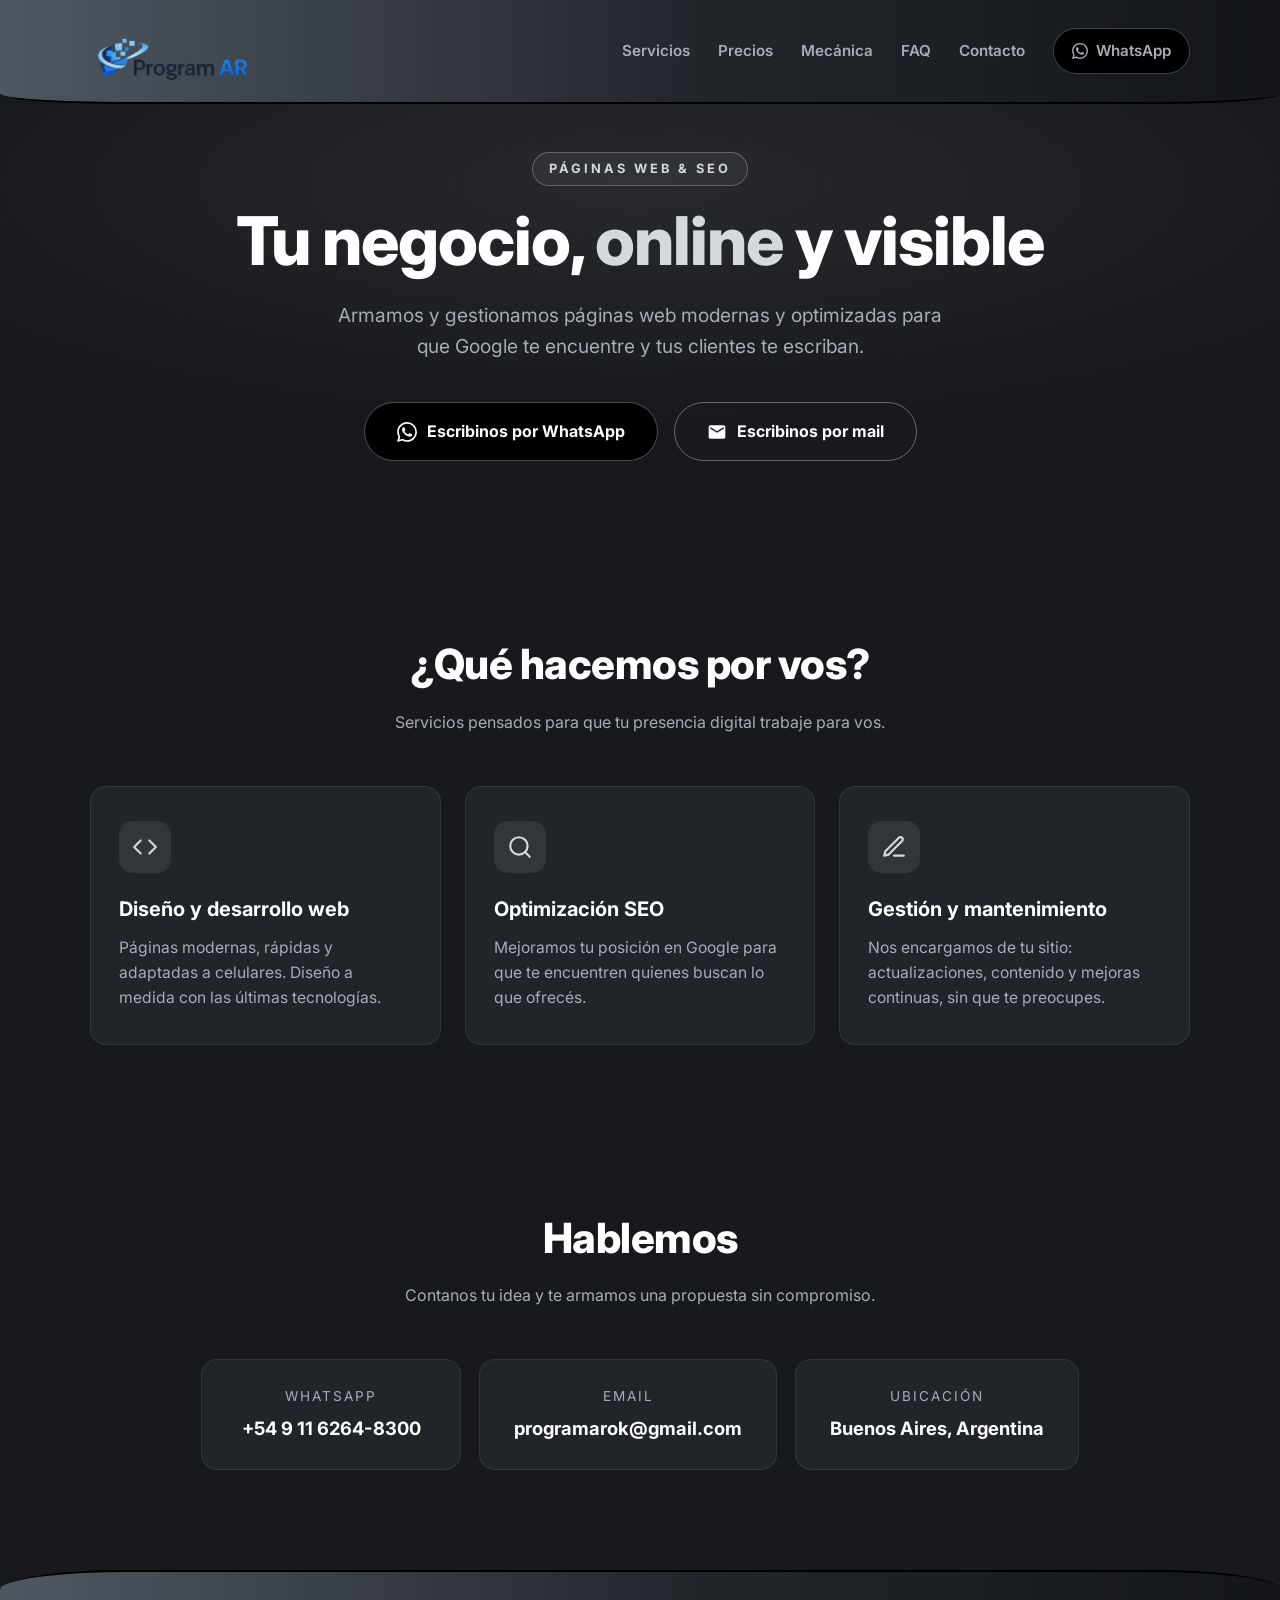
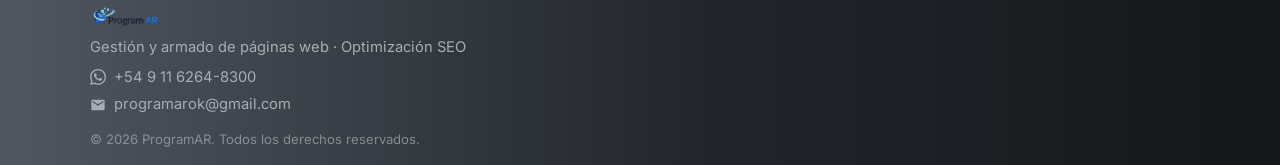
<file: index.html>
<!DOCTYPE html>
<html lang="es">
<head>
<meta charset="UTF-8">
<meta name="viewport" content="width=device-width, initial-scale=1.0">
<title>ProgramAR — Diseño de páginas web y SEO</title>
<meta name="description" content="ProgramAR. Gestión y armado de páginas web profesionales y optimización SEO. Contacto: +54 9 11 6264-8300.">
<link rel="canonical" href="https://diegodpozo.github.io/programar/">
<meta name="theme-color" content="#17191C">
<meta property="og:title" content="ProgramAR">
<meta property="og:description" content="Gestión y armado de páginas web y optimización SEO.">
<meta property="og:type" content="website">
<meta property="og:url" content="https://diegodpozo.github.io/programar/">
<meta property="og:image" content="https://diegodpozo.github.io/programar/logoII.png">
<meta property="og:locale" content="es_AR">
<meta name="twitter:card" content="summary_large_image">
<script type="application/ld+json">
{
  "@context": "https://schema.org",
  "@graph": [
    {
      "@type": "Organization",
      "name": "ProgramAR",
      "url": "https://diegodpozo.github.io/programar/",
      "logo": "https://diegodpozo.github.io/programar/logoII.png",
      "email": "programarok@gmail.com",
      "telephone": "+54-9-11-6264-8300",
      "areaServed": "AR",
      "sameAs": ["https://github.com/diegodpozo"]
    }
  ]
}
</script>
<link rel="icon" type="image/png" href="logoII.png">
<link rel="preconnect" href="https://fonts.googleapis.com">
<link rel="preconnect" href="https://fonts.gstatic.com" crossorigin>
<link href="https://fonts.googleapis.com/css2?family=Inter:wght@400;600;700;800&display=swap" rel="stylesheet">
<link rel="stylesheet" href="styles.css?v=12">
<script async src="https://www.googletagmanager.com/gtag/js?id=G-WG2E1V8J4M"></script>
<script>
  window.dataLayer = window.dataLayer || [];
  function gtag(){dataLayer.push(arguments);}
  gtag('js', new Date());

  gtag('config', 'G-WG2E1V8J4M');
</script>
</head>
<body>
<header>
  <section class="container nav">
    <a class="brand" href="index.html">
      <img src="logoII.png" alt="ProgramAR logo">
    </a>
    <button class="nav-toggle" aria-label="Abrir menú" aria-expanded="false" aria-controls="navmenu">
      <span></span><span></span><span></span>
    </button>
    <nav class="nav-links" id="navmenu">
      <a href="index.html#servicios">Servicios</a>
      <a href="precios.html">Precios</a>
      <a href="mecanica.html">Mecánica</a>
      <a href="faq.html">FAQ</a>
      <a href="index.html#contacto">Contacto</a>
      <a class="nav-wa" href="https://wa.me/5491162648300" target="_blank" rel="noopener">
        <svg width="16" height="16" viewBox="0 0 24 24" fill="currentColor" aria-hidden="true"><path d="M17.472 14.382c-.297-.149-1.758-.867-2.03-.967-.273-.099-.471-.148-.67.15-.197.297-.767.966-.94 1.164-.173.199-.347.223-.644.075-.297-.15-1.255-.463-2.39-1.475-.883-.788-1.48-1.761-1.653-2.059-.173-.297-.018-.458.13-.606.134-.133.298-.347.446-.52.149-.174.198-.298.298-.497.099-.198.05-.371-.025-.52-.075-.149-.669-1.612-.916-2.207-.242-.579-.487-.5-.669-.51-.173-.008-.371-.01-.57-.01-.198 0-.52.074-.792.372-.272.297-1.04 1.016-1.04 2.479 0 1.462 1.065 2.875 1.213 3.074.149.198 2.096 3.2 5.077 4.487.709.306 1.262.489 1.694.625.712.227 1.36.195 1.871.118.571-.085 1.758-.719 2.006-1.413.248-.694.248-1.289.173-1.413-.074-.124-.272-.198-.57-.347m-5.421 7.403h-.004a9.87 9.87 0 01-5.031-1.378l-.361-.214-3.741.982.998-3.648-.235-.374a9.86 9.86 0 01-1.51-5.26c.001-5.45 4.436-9.884 9.888-9.884 2.64 0 5.122 1.03 6.988 2.898a9.825 9.825 0 012.893 6.994c-.003 5.45-4.437 9.884-9.885 9.884m8.413-18.297A11.815 11.815 0 0012.05 0C5.495 0 .16 5.335.157 11.892c0 2.096.547 4.142 1.588 5.945L.057 24l6.305-1.654a11.882 11.882 0 005.683 1.448h.005c6.554 0 11.89-5.335 11.893-11.893a11.821 11.821 0 00-3.48-8.413z"/></svg>
        WhatsApp
      </a>
    </nav>
  </section>
</header>

<section class="hero" id="top">
  <section class="container">
    <span class="eyebrow">Páginas web &amp; SEO</span>
    <h1>Tu negocio, <span>online</span> y visible</h1>
    <p class="sub">Armamos y gestionamos páginas web modernas y optimizadas para que Google te encuentre y tus clientes te escriban.</p>
    <section class="cta-group">
      <a class="btn btn-dark" href="https://wa.me/5491162648300" target="_blank" rel="noopener">
        <svg width="20" height="20" viewBox="0 0 24 24" fill="currentColor" aria-hidden="true"><path d="M17.472 14.382c-.297-.149-1.758-.867-2.03-.967-.273-.099-.471-.148-.67.15-.197.297-.767.966-.94 1.164-.173.199-.347.223-.644.075-.297-.15-1.255-.463-2.39-1.475-.883-.788-1.48-1.761-1.653-2.059-.173-.297-.018-.458.13-.606.134-.133.298-.347.446-.52.149-.174.198-.298.298-.497.099-.198.05-.371-.025-.52-.075-.149-.669-1.612-.916-2.207-.242-.579-.487-.5-.669-.51-.173-.008-.371-.01-.57-.01-.198 0-.52.074-.792.372-.272.297-1.04 1.016-1.04 2.479 0 1.462 1.065 2.875 1.213 3.074.149.198 2.096 3.2 5.077 4.487.709.306 1.262.489 1.694.625.712.227 1.36.195 1.871.118.571-.085 1.758-.719 2.006-1.413.248-.694.248-1.289.173-1.413-.074-.124-.272-.198-.57-.347m-5.421 7.403h-.004a9.87 9.87 0 01-5.031-1.378l-.361-.214-3.741.982.998-3.648-.235-.374a9.86 9.86 0 01-1.51-5.26c.001-5.45 4.436-9.884 9.888-9.884 2.64 0 5.122 1.03 6.988 2.898a9.825 9.825 0 012.893 6.994c-.003 5.45-4.437 9.884-9.885 9.884m8.413-18.297A11.815 11.815 0 0012.05 0C5.495 0 .16 5.335.157 11.892c0 2.096.547 4.142 1.588 5.945L.057 24l6.305-1.654a11.882 11.882 0 005.683 1.448h.005c6.554 0 11.89-5.335 11.893-11.893a11.821 11.821 0 00-3.48-8.413z"/></svg>
        Escribinos por WhatsApp
      </a>
      <a class="btn btn-ghost" href="mailto:programarok@gmail.com"><svg width="20" height="20" viewBox="0 0 24 24" fill="currentColor" aria-hidden="true"><path d="M20 4H4c-1.1 0-1.99.9-1.99 2L2 18c0 1.1.9 2 2 2h16c1.1 0 2-.9 2-2V6c0-1.1-.9-2-2-2zm0 4l-8 5-8-5V6l8 5 8-5v2z"/></svg>Escribinos por mail</a>
    </section>
  </section>
</section>

<section class="services" id="servicios">
  <section class="container">
    <h2 class="section-title">¿Qué hacemos por vos?</h2>
    <p class="section-sub">Servicios pensados para que tu presencia digital trabaje para vos.</p>
    <section class="grid">
      <article class="card">
        <span class="icon">
          <svg width="26" height="26" viewBox="0 0 24 24" fill="none" stroke="#D5D9DE" stroke-width="2" stroke-linecap="round" stroke-linejoin="round"><polyline points="16 18 22 12 16 6"/><polyline points="8 6 2 12 8 18"/></svg>
        </span>
        <h3>Diseño y desarrollo web</h3>
        <p>Páginas modernas, rápidas y adaptadas a celulares. Diseño a medida con las últimas tecnologías.</p>
      </article>
      <article class="card">
        <span class="icon">
          <svg width="26" height="26" viewBox="0 0 24 24" fill="none" stroke="#D5D9DE" stroke-width="2" stroke-linecap="round" stroke-linejoin="round"><circle cx="11" cy="11" r="8"/><line x1="21" y1="21" x2="16.65" y2="16.65"/></svg>
        </span>
        <h3>Optimización SEO</h3>
        <p>Mejoramos tu posición en Google para que te encuentren quienes buscan lo que ofrecés.</p>
      </article>
      <article class="card">
        <span class="icon">
          <svg width="26" height="26" viewBox="0 0 24 24" fill="none" stroke="#D5D9DE" stroke-width="2" stroke-linecap="round" stroke-linejoin="round"><path d="M12 20h9"/><path d="M16.5 3.5a2.121 2.121 0 013 3L7 19l-4 1 1-4L16.5 3.5z"/></svg>
        </span>
        <h3>Gestión y mantenimiento</h3>
        <p>Nos encargamos de tu sitio: actualizaciones, contenido y mejoras continuas, sin que te preocupes.</p>
      </article>
    </section>
  </section>
</section>

<section class="contact" id="contacto">
  <section class="container">
    <h2 class="section-title">Hablemos</h2>
    <p class="section-sub">Contanos tu idea y te armamos una propuesta sin compromiso.</p>
    <section class="contact-list">
      <a class="contact-item" href="https://wa.me/5491162648300" target="_blank" rel="noopener">
        <span class="label">WhatsApp</span>
        <span class="value">+54 9 11 6264-8300</span>
      </a>
      <a class="contact-item" href="mailto:programarok@gmail.com">
        <span class="label">Email</span>
        <span class="value">programarok@gmail.com</span>
      </a>
      <article class="contact-item">
        <span class="label">Ubicación</span>
        <span class="value">Buenos Aires, Argentina</span>
      </article>
    </section>
  </section>
</section>


<footer>
  <section class="container">
    <section class="brand">
      <img src="logoII.png" alt="ProgramAR logo">
    </section>
      <p>Gestión y armado de páginas web<span class="sep"> ·</span> <br class="footer-br">Optimización SEO</p>
    <p class="fcontact" style="margin-top:6px"><svg width="16" height="16" viewBox="0 0 24 24" fill="#A8ADB4" aria-hidden="true"><path d="M17.472 14.382c-.297-.149-1.758-.867-2.03-.967-.273-.099-.471-.148-.67.15-.197.297-.767.966-.94 1.164-.173.199-.347.223-.644.075-.297-.15-1.255-.463-2.39-1.475-.883-.788-1.48-1.761-1.653-2.059-.173-.297-.018-.458.13-.606.134-.133.298-.347.446-.52.149-.174.198-.298.298-.497.099-.198.05-.371-.025-.52-.075-.149-.669-1.612-.916-2.207-.242-.579-.487-.5-.669-.51-.173-.008-.371-.01-.57-.01-.198 0-.52.074-.792.372-.272.297-1.04 1.016-1.04 2.479 0 1.462 1.065 2.875 1.213 3.074.149.198 2.096 3.2 5.077 4.487.709.306 1.262.489 1.694.625.712.227 1.36.195 1.871.118.571-.085 1.758-.719 2.006-1.413.248-.694.248-1.289.173-1.413-.074-.124-.272-.198-.57-.347m-5.421 7.403h-.004a9.87 9.87 0 01-5.031-1.378l-.361-.214-3.741.982.998-3.648-.235-.374a9.86 9.86 0 01-1.51-5.26c.001-5.45 4.436-9.884 9.888-9.884 2.64 0 5.122 1.03 6.988 2.898a9.825 9.825 0 012.893 6.994c-.003 5.45-4.437 9.884-9.885 9.884m8.413-18.297A11.815 11.815 0 0012.05 0C5.495 0 .16 5.335.157 11.892c0 2.096.547 4.142 1.588 5.945L.057 24l6.305-1.654a11.882 11.882 0 005.683 1.448h.005c6.554 0 11.89-5.335 11.893-11.893a11.821 11.821 0 00-3.48-8.413z"/></svg><a href="https://wa.me/5491162648300" target="_blank" rel="noopener">+54 9 11 6264-8300</a></p>
    <p class="fcontact"><svg width="16" height="16" viewBox="0 0 24 24" fill="#A8ADB4" aria-hidden="true"><path d="M20 4H4c-1.1 0-1.99.9-1.99 2L2 18c0 1.1.9 2 2 2h16c1.1 0 2-.9 2-2V6c0-1.1-.9-2-2-2zm0 4l-8 5-8-5V6l8 5 8-5v2z"/></svg><a href="mailto:programarok@gmail.com">programarok@gmail.com</a></p>
    <p class="copy">© 2026 ProgramAR. Todos los derechos reservados.</p>
  </section>
</footer>
<script src="nav.js" defer></script>
</body>
</html>
</file>
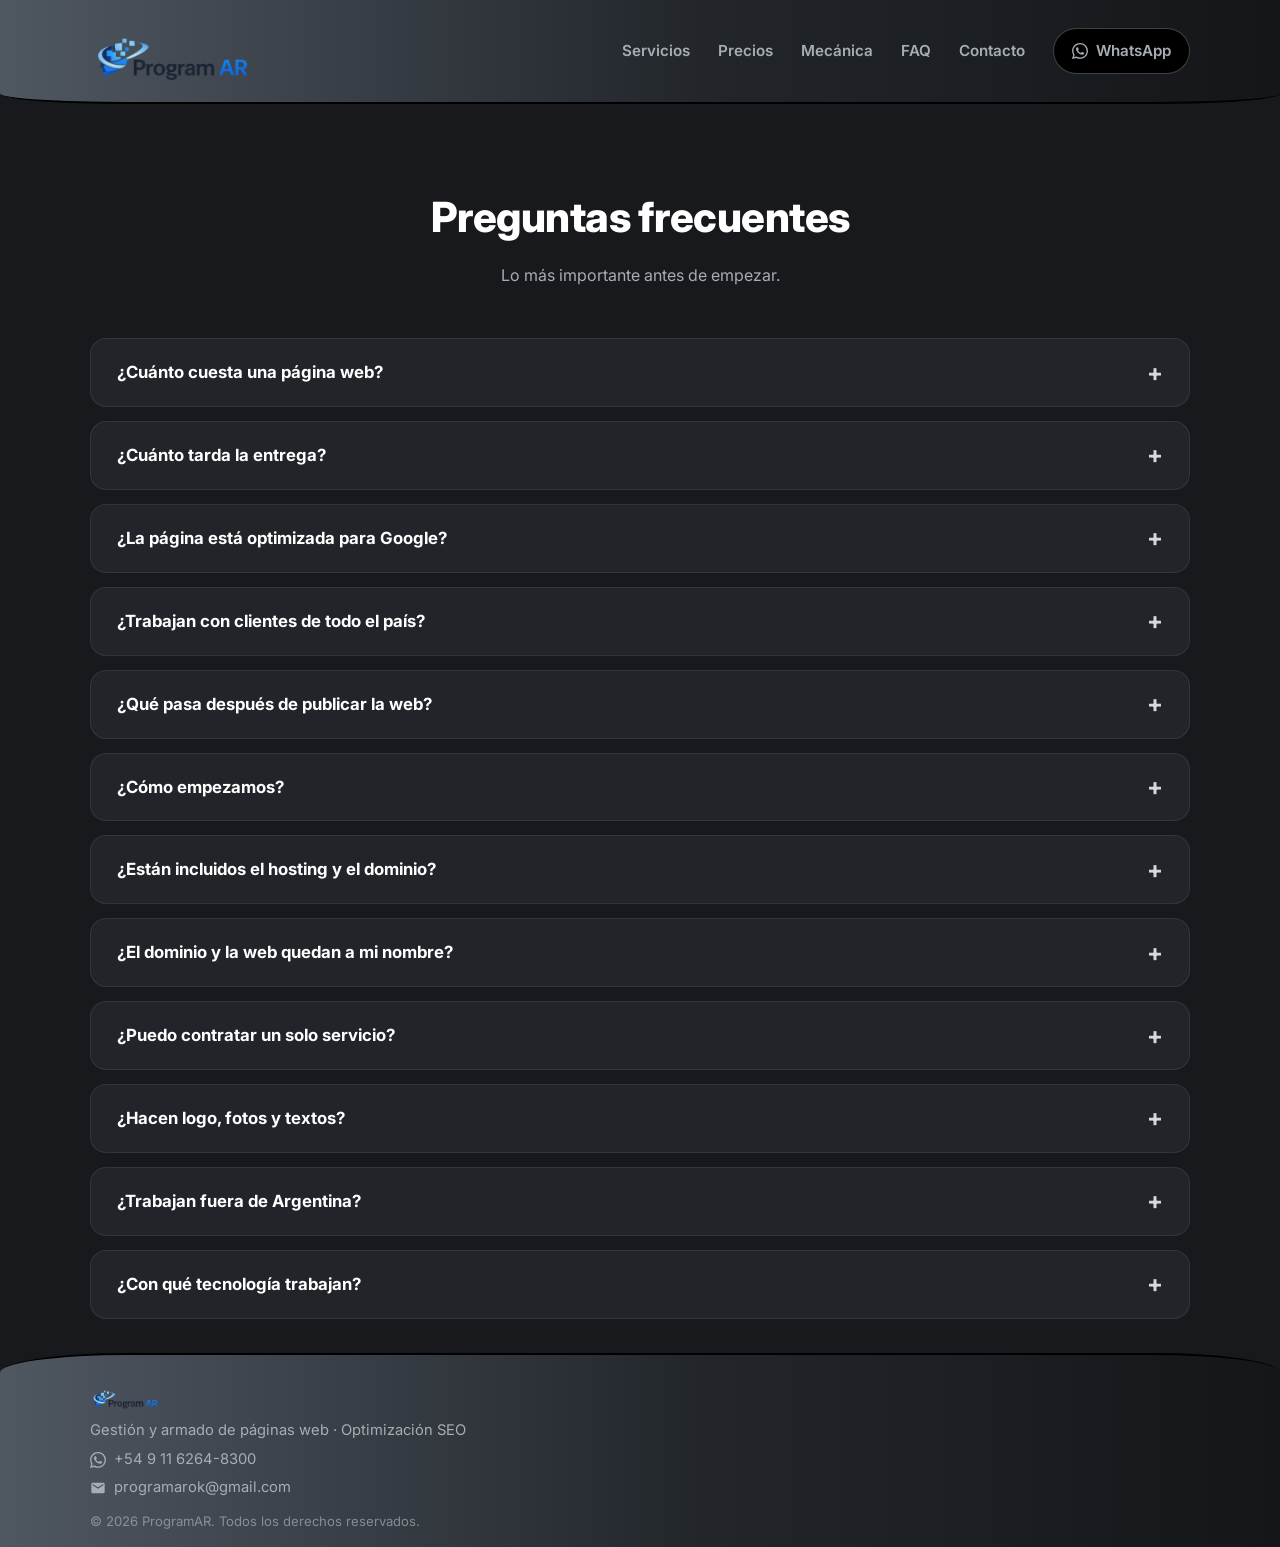
<file: faq.html>
<!DOCTYPE html>
<html lang="es">
<head>
<meta charset="UTF-8">
<meta name="viewport" content="width=device-width, initial-scale=1.0">
<title>Preguntas frecuentes | ProgramAR</title>
<meta name="description" content="Respuestas a las preguntas frecuentes de ProgramAR: precios, plazos de entrega, SEO, clientes de todo el país, soporte y cómo empezar tu proyecto.">
<link rel="canonical" href="https://diegodpozo.github.io/programar/faq.html">
<meta name="theme-color" content="#17191C">
<meta property="og:title" content="Preguntas frecuentes | ProgramAR">
<meta property="og:description" content="Precios, plazos de entrega, SEO y soporte: todo lo que necesitás saber antes de trabajar con nosotros.">
<meta property="og:type" content="website">
<meta property="og:url" content="https://diegodpozo.github.io/programar/faq.html">
<meta property="og:image" content="https://diegodpozo.github.io/programar/logoII.png">
<meta property="og:locale" content="es_AR">
<meta name="twitter:card" content="summary_large_image">
<script type="application/ld+json">
{
  "@context": "https://schema.org",
  "@type": "FAQPage",
  "mainEntity": [
    {
      "@type": "Question",
      "name": "¿Cuánto cuesta una página web?",
      "acceptedAnswer": {
        "@type": "Answer",
        "text": "Landing page: USD 400 a 900 según la implementación. Sitio web a medida: USD 3000, sin límite de páginas, con SEO base y diseño responsive. Mantenimiento USD 150 por mes, análisis SEO USD 200 y planes de posicionamiento desde USD 600. Todos los valores en dólares (USD) y sin IVA, con detalle en la página de precios."
      }
    },
    {
      "@type": "Question",
      "name": "¿Cuánto tarda la entrega?",
      "acceptedAnswer": {
        "@type": "Answer",
        "text": "Una landing page suele estar lista en 5 a 10 días hábiles, según la complejidad y la información que nos pases."
      }
    },
    {
      "@type": "Question",
      "name": "¿La página está optimizada para Google?",
      "acceptedAnswer": {
        "@type": "Answer",
        "text": "Sí. Todas nuestras páginas se construyen con buenas prácticas de SEO on-page, velocidad de carga y adaptación a celulares desde el día uno."
      }
    },
    {
      "@type": "Question",
      "name": "¿Trabajan con clientes de todo el país?",
      "acceptedAnswer": {
        "@type": "Answer",
        "text": "Sí, trabajamos de forma remota con clientes de todo el país."
      }
    },
    {
      "@type": "Question",
      "name": "¿Qué pasa después de publicar la web?",
      "acceptedAnswer": {
        "@type": "Answer",
        "text": "Te entregamos el sitio online y te acompañamos con soporte, mantenimiento y mejoras posteriores."
      }
    },
    {
      "@type": "Question",
      "name": "¿Cómo empezamos?",
      "acceptedAnswer": {
        "@type": "Answer",
        "text": "Escribinos por WhatsApp o mandanos un mail y agendamos una charla para entender qué necesitás."
      }
    },
    {
      "@type": "Question",
      "name": "¿Están incluidos el hosting y el dominio?",
      "acceptedAnswer": {
        "@type": "Answer",
        "text": "No. Te ayudamos a configurar el hosting y el dominio a tu nombre, con HTTPS incluido. Tanto el dominio (costo anual) como el hosting quedan a cargo del cliente y te acompañamos en todo el trámite."
      }
    },
    {
      "@type": "Question",
      "name": "¿El dominio y la web quedan a mi nombre?",
      "acceptedAnswer": {
        "@type": "Answer",
        "text": "Sí. El dominio queda registrado a tu nombre y te entregamos el acceso completo al sitio. La web es tuya desde el primer día."
      }
    },
    {
      "@type": "Question",
      "name": "¿Puedo contratar un solo servicio?",
      "acceptedAnswer": {
        "@type": "Answer",
        "text": "Sí, podés contratar solo lo que necesitás: diseño, SEO o mantenimiento, de forma independiente."
      }
    },
    {
      "@type": "Question",
      "name": "¿Hacen logo, fotos y textos?",
      "acceptedAnswer": {
        "@type": "Answer",
        "text": "El diseño y los textos los armamos nosotros con la información que nos pases. Si necesitás logo o fotos profesionales, te recomendamos profesionales con quienes trabajamos."
      }
    },
    {
      "@type": "Question",
      "name": "¿Trabajan fuera de Argentina?",
      "acceptedAnswer": {
        "@type": "Answer",
        "text": "Sí. Aunque estamos en Buenos Aires, trabajamos de forma remota con clientes de todo el país y también del exterior."
      }
    },
    {
      "@type": "Question",
      "name": "¿Con qué tecnología trabajan?",
      "acceptedAnswer": {
        "@type": "Answer",
        "text": "Trabajamos con HTML, CSS y JavaScript a medida: sitios livianos, rápidos y sin dependencias innecesarias. Si tu proyecto necesita WordPress u otra plataforma, lo evaluamos en la charla."
      }
    }
  ]
}
</script>
<link rel="icon" type="image/png" href="logoII.png">
<link rel="preconnect" href="https://fonts.googleapis.com">
<link rel="preconnect" href="https://fonts.gstatic.com" crossorigin>
<link href="https://fonts.googleapis.com/css2?family=Inter:wght@400;600;700;800&display=swap" rel="stylesheet">
<link rel="stylesheet" href="styles.css?v=12">
<script async src="https://www.googletagmanager.com/gtag/js?id=G-WG2E1V8J4M"></script>
<script>
  window.dataLayer = window.dataLayer || [];
  function gtag(){dataLayer.push(arguments);}
  gtag('js', new Date());

  gtag('config', 'G-WG2E1V8J4M');
</script>
</head>
<body>
<header>
  <section class="container nav">
    <a class="brand" href="index.html">
      <img src="logoII.png" alt="ProgramAR logo">
    </a>
    <button class="nav-toggle" aria-label="Abrir menú" aria-expanded="false" aria-controls="navmenu">
      <span></span><span></span><span></span>
    </button>
    <nav class="nav-links" id="navmenu">
      <a href="index.html#servicios">Servicios</a>
      <a href="precios.html">Precios</a>
      <a href="mecanica.html">Mecánica</a>
      <a href="faq.html">FAQ</a>
      <a href="index.html#contacto">Contacto</a>
      <a class="nav-wa" href="https://wa.me/5491162648300" target="_blank" rel="noopener">
        <svg width="16" height="16" viewBox="0 0 24 24" fill="currentColor" aria-hidden="true"><path d="M17.472 14.382c-.297-.149-1.758-.867-2.03-.967-.273-.099-.471-.148-.67.15-.197.297-.767.966-.94 1.164-.173.199-.347.223-.644.075-.297-.15-1.255-.463-2.39-1.475-.883-.788-1.48-1.761-1.653-2.059-.173-.297-.018-.458.13-.606.134-.133.298-.347.446-.52.149-.174.198-.298.298-.497.099-.198.05-.371-.025-.52-.075-.149-.669-1.612-.916-2.207-.242-.579-.487-.5-.669-.51-.173-.008-.371-.01-.57-.01-.198 0-.52.074-.792.372-.272.297-1.04 1.016-1.04 2.479 0 1.462 1.065 2.875 1.213 3.074.149.198 2.096 3.2 5.077 4.487.709.306 1.262.489 1.694.625.712.227 1.36.195 1.871.118.571-.085 1.758-.719 2.006-1.413.248-.694.248-1.289.173-1.413-.074-.124-.272-.198-.57-.347m-5.421 7.403h-.004a9.87 9.87 0 01-5.031-1.378l-.361-.214-3.741.982.998-3.648-.235-.374a9.86 9.86 0 01-1.51-5.26c.001-5.45 4.436-9.884 9.888-9.884 2.64 0 5.122 1.03 6.988 2.898a9.825 9.825 0 012.893 6.994c-.003 5.45-4.437 9.884-9.885 9.884m8.413-18.297A11.815 11.815 0 0012.05 0C5.495 0 .16 5.335.157 11.892c0 2.096.547 4.142 1.588 5.945L.057 24l6.305-1.654a11.882 11.882 0 005.683 1.448h.005c6.554 0 11.89-5.335 11.893-11.893a11.821 11.821 0 00-3.48-8.413z"/></svg>
        WhatsApp
      </a>
    </nav>
  </section>
</header>

<section class="faq" id="faq">
  <section class="container">
    <h1 class="section-title">Preguntas frecuentes</h1>
    <p class="section-sub">Lo más importante antes de empezar.</p>
    <details>
      <summary>¿Cuánto cuesta una página web?</summary>
      <p>Landing page: USD 400 a 900 según la implementación. Sitio web a medida: USD 3000, sin límite de páginas, con SEO base y diseño responsive. Mantenimiento USD 150 por mes, análisis SEO USD 200 y planes de posicionamiento desde USD 600. Todos los valores en dólares (USD) y sin IVA, con detalle en la <a href="precios.html">página de precios</a>.</p>
    </details>
    <details>
      <summary>¿Cuánto tarda la entrega?</summary>
      <p>Una landing page suele estar lista en 5 a 10 días hábiles, según la complejidad y la información que nos pases.</p>
    </details>
    <details>
      <summary>¿La página está optimizada para Google?</summary>
      <p>Sí. Todas nuestras páginas se construyen con buenas prácticas de SEO on-page, velocidad de carga y adaptación a celulares desde el día uno.</p>
    </details>
    <details>
      <summary>¿Trabajan con clientes de todo el país?</summary>
      <p>Sí, trabajamos de forma remota con clientes de todo el país.</p>
    </details>
    <details>
      <summary>¿Qué pasa después de publicar la web?</summary>
      <p>Te entregamos el sitio online y te acompañamos con soporte, mantenimiento y mejoras posteriores.</p>
    </details>
    <details>
      <summary>¿Cómo empezamos?</summary>
      <p>Escribinos por WhatsApp o mandanos un mail y agendamos una charla para entender qué necesitás.</p>
    </details>
    <details>
      <summary>¿Están incluidos el hosting y el dominio?</summary>
      <p>No. Te ayudamos a configurar el hosting y el dominio a tu nombre, con HTTPS incluido. Tanto el dominio (costo anual) como el hosting quedan a cargo del cliente y te acompañamos en todo el trámite.</p>
    </details>
    <details>
      <summary>¿El dominio y la web quedan a mi nombre?</summary>
      <p>Sí. El dominio queda registrado a tu nombre y te entregamos el acceso completo al sitio. La web es tuya desde el primer día.</p>
    </details>
    <details>
      <summary>¿Puedo contratar un solo servicio?</summary>
      <p>Sí, podés contratar solo lo que necesitás: diseño, SEO o mantenimiento, de forma independiente.</p>
    </details>
    <details>
      <summary>¿Hacen logo, fotos y textos?</summary>
      <p>El diseño y los textos los armamos nosotros con la información que nos pases. Si necesitás logo o fotos profesionales, te recomendamos profesionales con quienes trabajamos.</p>
    </details>
    <details>
      <summary>¿Trabajan fuera de Argentina?</summary>
      <p>Sí. Aunque estamos en Buenos Aires, trabajamos de forma remota con clientes de todo el país y también del exterior.</p>
    </details>
    <details>
      <summary>¿Con qué tecnología trabajan?</summary>
      <p>Trabajamos con HTML, CSS y JavaScript a medida: sitios livianos, rápidos y sin dependencias innecesarias. Si tu proyecto necesita WordPress u otra plataforma, lo evaluamos en la charla.</p>
    </details>
  </section>
</section>


<footer>
  <section class="container">
    <section class="brand">
      <img src="logoII.png" alt="ProgramAR logo">
    </section>
      <p>Gestión y armado de páginas web<span class="sep"> ·</span> <br class="footer-br">Optimización SEO</p>
    <p class="fcontact" style="margin-top:6px"><svg width="16" height="16" viewBox="0 0 24 24" fill="#A8ADB4" aria-hidden="true"><path d="M17.472 14.382c-.297-.149-1.758-.867-2.03-.967-.273-.099-.471-.148-.67.15-.197.297-.767.966-.94 1.164-.173.199-.347.223-.644.075-.297-.15-1.255-.463-2.39-1.475-.883-.788-1.48-1.761-1.653-2.059-.173-.297-.018-.458.13-.606.134-.133.298-.347.446-.52.149-.174.198-.298.298-.497.099-.198.05-.371-.025-.52-.075-.149-.669-1.612-.916-2.207-.242-.579-.487-.5-.669-.51-.173-.008-.371-.01-.57-.01-.198 0-.52.074-.792.372-.272.297-1.04 1.016-1.04 2.479 0 1.462 1.065 2.875 1.213 3.074.149.198 2.096 3.2 5.077 4.487.709.306 1.262.489 1.694.625.712.227 1.36.195 1.871.118.571-.085 1.758-.719 2.006-1.413.248-.694.248-1.289.173-1.413-.074-.124-.272-.198-.57-.347m-5.421 7.403h-.004a9.87 9.87 0 01-5.031-1.378l-.361-.214-3.741.982.998-3.648-.235-.374a9.86 9.86 0 01-1.51-5.26c.001-5.45 4.436-9.884 9.888-9.884 2.64 0 5.122 1.03 6.988 2.898a9.825 9.825 0 012.893 6.994c-.003 5.45-4.437 9.884-9.885 9.884m8.413-18.297A11.815 11.815 0 0012.05 0C5.495 0 .16 5.335.157 11.892c0 2.096.547 4.142 1.588 5.945L.057 24l6.305-1.654a11.882 11.882 0 005.683 1.448h.005c6.554 0 11.89-5.335 11.893-11.893a11.821 11.821 0 00-3.48-8.413z"/></svg><a href="https://wa.me/5491162648300" target="_blank" rel="noopener">+54 9 11 6264-8300</a></p>
    <p class="fcontact"><svg width="16" height="16" viewBox="0 0 24 24" fill="#A8ADB4" aria-hidden="true"><path d="M20 4H4c-1.1 0-1.99.9-1.99 2L2 18c0 1.1.9 2 2 2h16c1.1 0 2-.9 2-2V6c0-1.1-.9-2-2-2zm0 4l-8 5-8-5V6l8 5 8-5v2z"/></svg><a href="mailto:programarok@gmail.com">programarok@gmail.com</a></p>
    <p class="copy">© 2026 ProgramAR. Todos los derechos reservados.</p>
  </section>
</footer>
<script src="nav.js" defer></script>
</body>
</html>
</file>
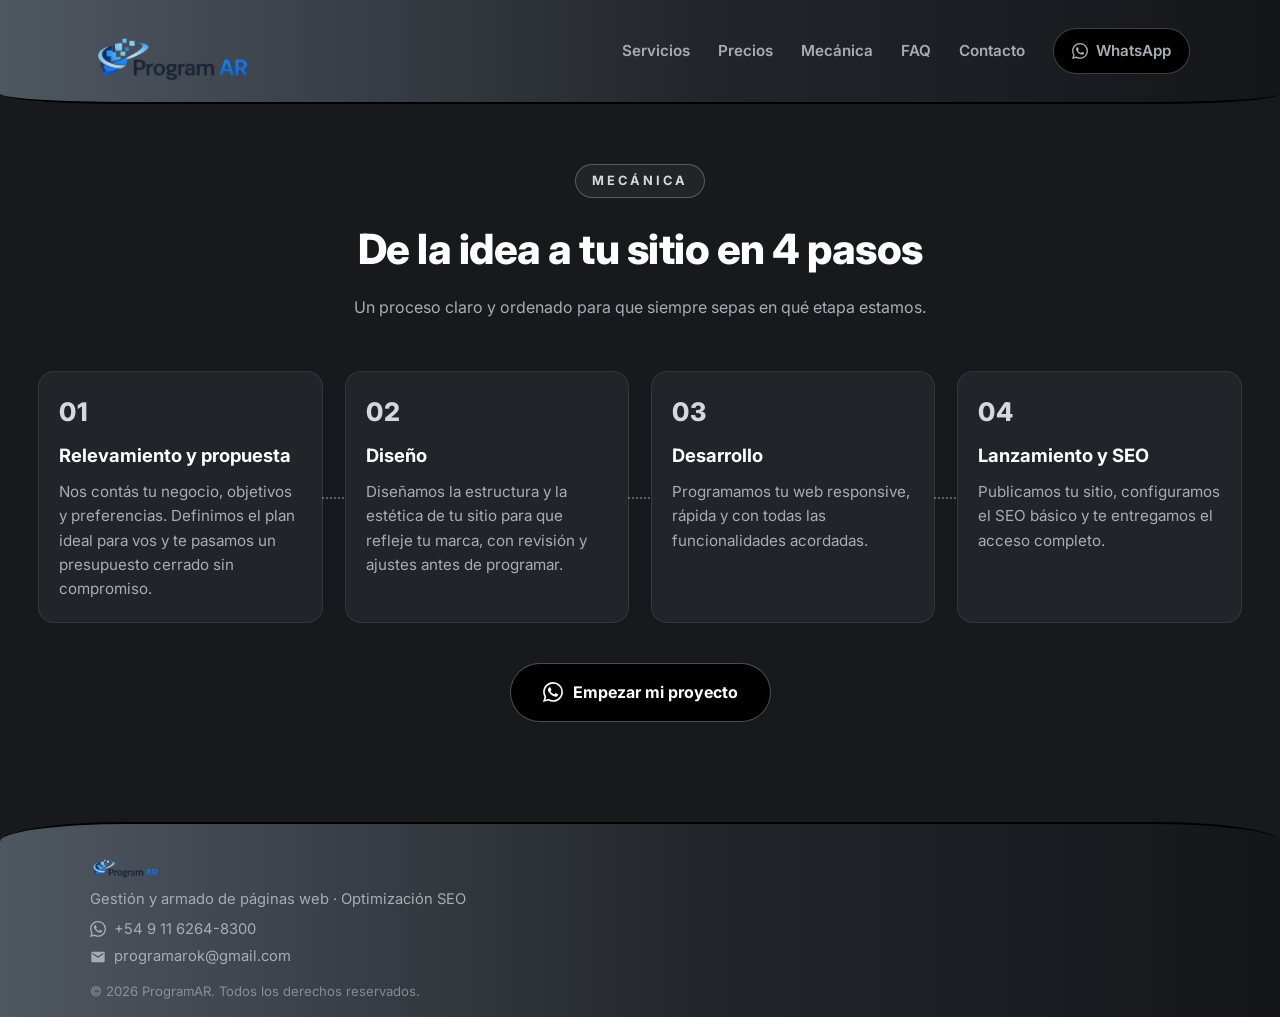
<file: mecanica.html>
<!DOCTYPE html>
<html lang="es">
<head>
<meta charset="UTF-8">
<meta name="viewport" content="width=device-width, initial-scale=1.0">
<title>Mecánica | ProgramAR — Cómo trabajamos</title>
<meta name="description" content="Cómo trabajamos en ProgramAR: de la idea a tu sitio en 4 pasos — relevamiento y propuesta, diseño, desarrollo y lanzamiento con SEO.">
<link rel="canonical" href="https://diegodpozo.github.io/programar/mecanica.html">
<meta name="theme-color" content="#17191C">
<meta property="og:title" content="Mecánica | ProgramAR — Cómo trabajamos">
<meta property="og:description" content="De la idea a tu sitio en 4 pasos: relevamiento y propuesta, diseño, desarrollo y lanzamiento con SEO.">
<meta property="og:type" content="website">
<meta property="og:url" content="https://diegodpozo.github.io/programar/mecanica.html">
<meta property="og:image" content="https://diegodpozo.github.io/programar/logoII.png">
<meta property="og:locale" content="es_AR">
<meta name="twitter:card" content="summary_large_image">
<script type="application/ld+json">
{
  "@context": "https://schema.org",
  "@type": "HowTo",
  "name": "Cómo creamos tu página web en 4 pasos",
  "description": "Proceso de trabajo de ProgramAR: relevamiento y propuesta, diseño, desarrollo y lanzamiento con SEO.",
  "step": [
    {"@type": "HowToStep", "position": 1, "name": "Relevamiento y propuesta", "text": "Nos contás tu negocio, objetivos y preferencias. Definimos el plan ideal para vos y te pasamos un presupuesto cerrado sin compromiso."},
    {"@type": "HowToStep", "position": 2, "name": "Diseño", "text": "Diseñamos la estructura y la estética de tu sitio para que refleje tu marca, con revisión y ajustes antes de programar."},
    {"@type": "HowToStep", "position": 3, "name": "Desarrollo", "text": "Programamos tu web responsive, rápida y con todas las funcionalidades acordadas."},
    {"@type": "HowToStep", "position": 4, "name": "Lanzamiento y SEO", "text": "Publicamos tu sitio, configuramos el SEO básico y te entregamos el acceso completo."}
  ]
}
</script>
<link rel="icon" type="image/png" href="logoII.png">
<link rel="preconnect" href="https://fonts.googleapis.com">
<link rel="preconnect" href="https://fonts.gstatic.com" crossorigin>
<link href="https://fonts.googleapis.com/css2?family=Inter:wght@400;600;700;800&display=swap" rel="stylesheet">
<link rel="stylesheet" href="styles.css?v=12">
<script async src="https://www.googletagmanager.com/gtag/js?id=G-WG2E1V8J4M"></script>
<script>
  window.dataLayer = window.dataLayer || [];
  function gtag(){dataLayer.push(arguments);}
  gtag('js', new Date());

  gtag('config', 'G-WG2E1V8J4M');
</script>
</head>
<body>
<header>
  <section class="container nav">
    <a class="brand" href="index.html">
      <img src="logoII.png" alt="ProgramAR logo">
    </a>
    <button class="nav-toggle" aria-label="Abrir menú" aria-expanded="false" aria-controls="navmenu">
      <span></span><span></span><span></span>
    </button>
    <nav class="nav-links" id="navmenu">
      <a href="index.html#servicios">Servicios</a>
      <a href="precios.html">Precios</a>
      <a href="mecanica.html">Mecánica</a>
      <a href="faq.html">FAQ</a>
      <a href="index.html#contacto">Contacto</a>
      <a class="nav-wa" href="https://wa.me/5491162648300" target="_blank" rel="noopener">
        <svg width="16" height="16" viewBox="0 0 24 24" fill="currentColor" aria-hidden="true"><path d="M17.472 14.382c-.297-.149-1.758-.867-2.03-.967-.273-.099-.471-.148-.67.15-.197.297-.767.966-.94 1.164-.173.199-.347.223-.644.075-.297-.15-1.255-.463-2.39-1.475-.883-.788-1.48-1.761-1.653-2.059-.173-.297-.018-.458.13-.606.134-.133.298-.347.446-.52.149-.174.198-.298.298-.497.099-.198.05-.371-.025-.52-.075-.149-.669-1.612-.916-2.207-.242-.579-.487-.5-.669-.51-.173-.008-.371-.01-.57-.01-.198 0-.52.074-.792.372-.272.297-1.04 1.016-1.04 2.479 0 1.462 1.065 2.875 1.213 3.074.149.198 2.096 3.2 5.077 4.487.709.306 1.262.489 1.694.625.712.227 1.36.195 1.871.118.571-.085 1.758-.719 2.006-1.413.248-.694.248-1.289.173-1.413-.074-.124-.272-.198-.57-.347m-5.421 7.403h-.004a9.87 9.87 0 01-5.031-1.378l-.361-.214-3.741.982.998-3.648-.235-.374a9.86 9.86 0 01-1.51-5.26c.001-5.45 4.436-9.884 9.888-9.884 2.64 0 5.122 1.03 6.988 2.898a9.825 9.825 0 012.893 6.994c-.003 5.45-4.437 9.884-9.885 9.884m8.413-18.297A11.815 11.815 0 0012.05 0C5.495 0 .16 5.335.157 11.892c0 2.096.547 4.142 1.588 5.945L.057 24l6.305-1.654a11.882 11.882 0 005.683 1.448h.005c6.554 0 11.89-5.335 11.893-11.893a11.821 11.821 0 00-3.48-8.413z"/></svg>
        WhatsApp
      </a>
    </nav>
  </section>
</header>

<section class="process" id="proceso">
  <section class="container">
    <span class="eyebrow">Mecánica</span>
    <h1 class="section-title">De la idea a tu sitio en 4 pasos</h1>
    <p class="section-sub">Un proceso claro y ordenado para que siempre sepas en qué etapa estamos.</p>
    <section class="steps">
      <article class="step">
        <span class="num">01</span>
        <h3>Relevamiento y propuesta</h3>
        <p>Nos contás tu negocio, objetivos y preferencias. Definimos el plan ideal para vos y te pasamos un presupuesto cerrado sin compromiso.</p>
      </article>
      <article class="step">
        <span class="num">02</span>
        <h3>Diseño</h3>
        <p>Diseñamos la estructura y la estética de tu sitio para que refleje tu marca, con revisión y ajustes antes de programar.</p>
      </article>
      <article class="step">
        <span class="num">03</span>
        <h3>Desarrollo</h3>
        <p>Programamos tu web responsive, rápida y con todas las funcionalidades acordadas.</p>
      </article>
      <article class="step">
        <span class="num">04</span>
        <h3>Lanzamiento y SEO</h3>
        <p>Publicamos tu sitio, configuramos el SEO básico y te entregamos el acceso completo.</p>
      </article>
    </section>
    <section class="cta-group">
      <a class="btn btn-dark" href="https://wa.me/5491162648300" target="_blank" rel="noopener">
        <svg width="20" height="20" viewBox="0 0 24 24" fill="currentColor" aria-hidden="true"><path d="M17.472 14.382c-.297-.149-1.758-.867-2.03-.967-.273-.099-.471-.148-.67.15-.197.297-.767.966-.94 1.164-.173.199-.347.223-.644.075-.297-.15-1.255-.463-2.39-1.475-.883-.788-1.48-1.761-1.653-2.059-.173-.297-.018-.458.13-.606.134-.133.298-.347.446-.52.149-.174.198-.298.298-.497.099-.198.05-.371-.025-.52-.075-.149-.669-1.612-.916-2.207-.242-.579-.487-.5-.669-.51-.173-.008-.371-.01-.57-.01-.198 0-.52.074-.792.372-.272.297-1.04 1.016-1.04 2.479 0 1.462 1.065 2.875 1.213 3.074.149.198 2.096 3.2 5.077 4.487.709.306 1.262.489 1.694.625.712.227 1.36.195 1.871.118.571-.085 1.758-.719 2.006-1.413.248-.694.248-1.289.173-1.413-.074-.124-.272-.198-.57-.347m-5.421 7.403h-.004a9.87 9.87 0 01-5.031-1.378l-.361-.214-3.741.982.998-3.648-.235-.374a9.86 9.86 0 01-1.51-5.26c.001-5.45 4.436-9.884 9.888-9.884 2.64 0 5.122 1.03 6.988 2.898a9.825 9.825 0 012.893 6.994c-.003 5.45-4.437 9.884-9.885 9.884m8.413-18.297A11.815 11.815 0 0012.05 0C5.495 0 .16 5.335.157 11.892c0 2.096.547 4.142 1.588 5.945L.057 24l6.305-1.654a11.882 11.882 0 005.683 1.448h.005c6.554 0 11.89-5.335 11.893-11.893a11.821 11.821 0 00-3.48-8.413z"/></svg>
        Empezar mi proyecto
      </a>
    </section>
  </section>
</section>


<footer>
  <section class="container">
    <section class="brand">
      <img src="logoII.png" alt="ProgramAR logo">
    </section>
      <p>Gestión y armado de páginas web<span class="sep"> ·</span> <br class="footer-br">Optimización SEO</p>
    <p class="fcontact" style="margin-top:6px"><svg width="16" height="16" viewBox="0 0 24 24" fill="#A8ADB4" aria-hidden="true"><path d="M17.472 14.382c-.297-.149-1.758-.867-2.03-.967-.273-.099-.471-.148-.67.15-.197.297-.767.966-.94 1.164-.173.199-.347.223-.644.075-.297-.15-1.255-.463-2.39-1.475-.883-.788-1.48-1.761-1.653-2.059-.173-.297-.018-.458.13-.606.134-.133.298-.347.446-.52.149-.174.198-.298.298-.497.099-.198.05-.371-.025-.52-.075-.149-.669-1.612-.916-2.207-.242-.579-.487-.5-.669-.51-.173-.008-.371-.01-.57-.01-.198 0-.52.074-.792.372-.272.297-1.04 1.016-1.04 2.479 0 1.462 1.065 2.875 1.213 3.074.149.198 2.096 3.2 5.077 4.487.709.306 1.262.489 1.694.625.712.227 1.36.195 1.871.118.571-.085 1.758-.719 2.006-1.413.248-.694.248-1.289.173-1.413-.074-.124-.272-.198-.57-.347m-5.421 7.403h-.004a9.87 9.87 0 01-5.031-1.378l-.361-.214-3.741.982.998-3.648-.235-.374a9.86 9.86 0 01-1.51-5.26c.001-5.45 4.436-9.884 9.888-9.884 2.64 0 5.122 1.03 6.988 2.898a9.825 9.825 0 012.893 6.994c-.003 5.45-4.437 9.884-9.885 9.884m8.413-18.297A11.815 11.815 0 0012.05 0C5.495 0 .16 5.335.157 11.892c0 2.096.547 4.142 1.588 5.945L.057 24l6.305-1.654a11.882 11.882 0 005.683 1.448h.005c6.554 0 11.89-5.335 11.893-11.893a11.821 11.821 0 00-3.48-8.413z"/></svg><a href="https://wa.me/5491162648300" target="_blank" rel="noopener">+54 9 11 6264-8300</a></p>
    <p class="fcontact"><svg width="16" height="16" viewBox="0 0 24 24" fill="#A8ADB4" aria-hidden="true"><path d="M20 4H4c-1.1 0-1.99.9-1.99 2L2 18c0 1.1.9 2 2 2h16c1.1 0 2-.9 2-2V6c0-1.1-.9-2-2-2zm0 4l-8 5-8-5V6l8 5 8-5v2z"/></svg><a href="mailto:programarok@gmail.com">programarok@gmail.com</a></p>
    <p class="copy">© 2026 ProgramAR. Todos los derechos reservados.</p>
  </section>
</footer>
<script src="nav.js" defer></script>
</body>
</html>
</file>
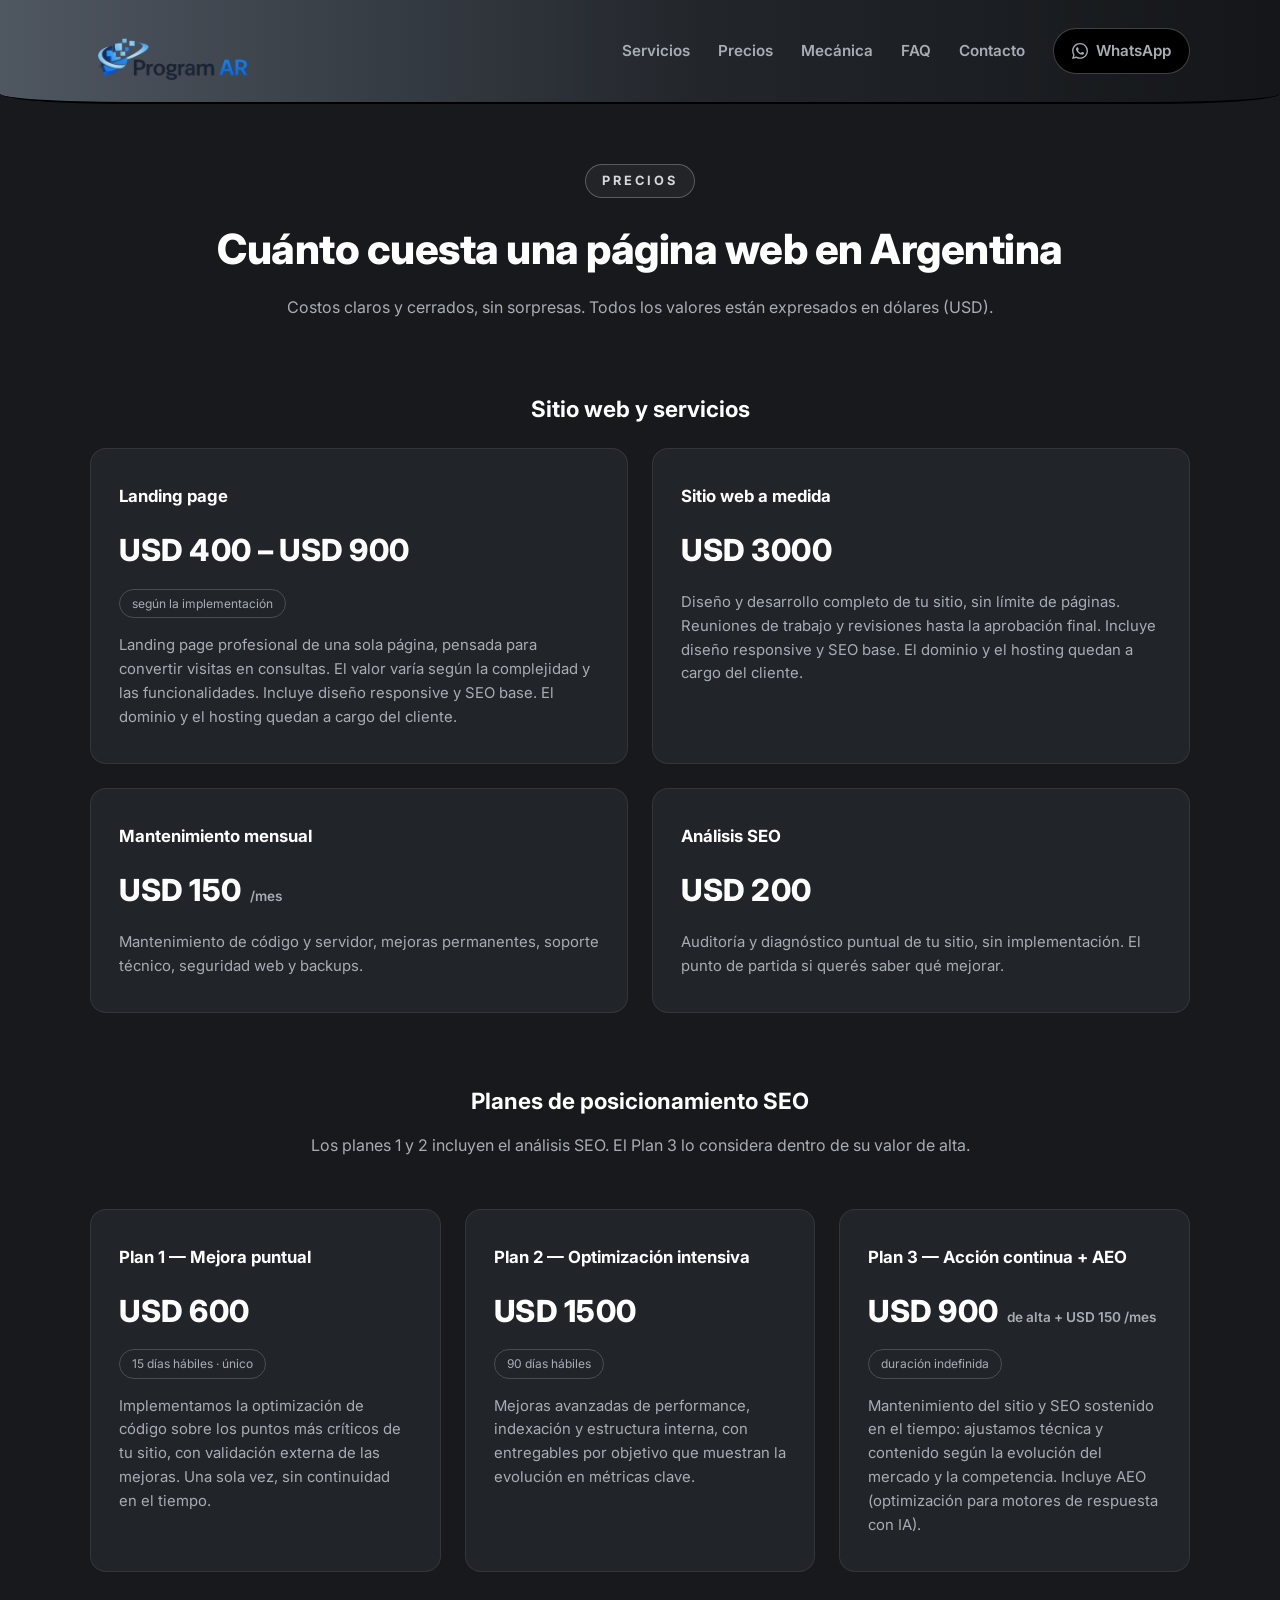
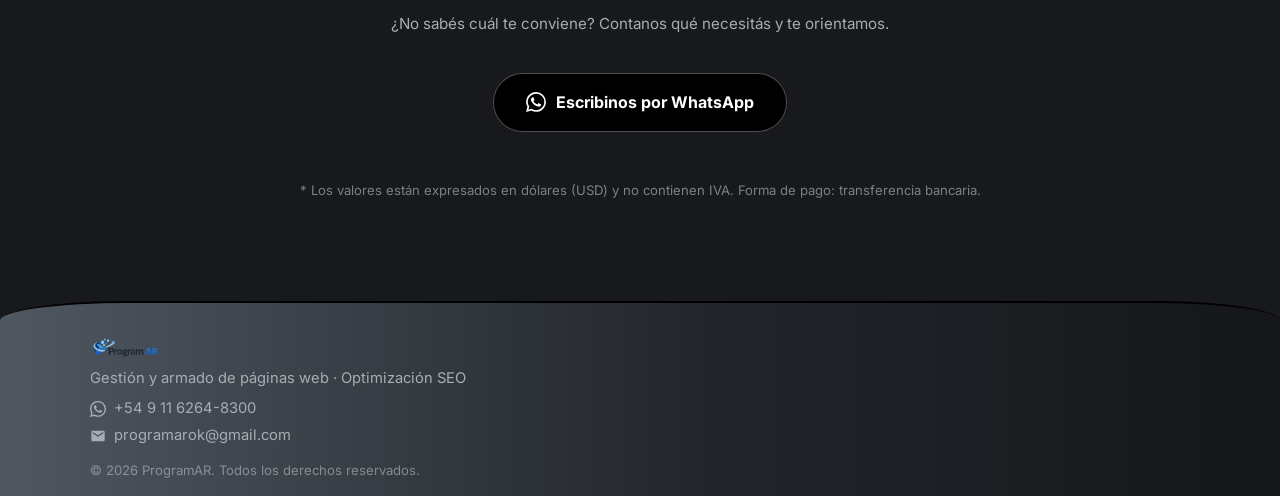
<file: precios.html>
<!DOCTYPE html>
<html lang="es">
<head>
<meta charset="UTF-8">
<meta name="viewport" content="width=device-width, initial-scale=1.0">
<title>Precios | ProgramAR — Cuánto cuesta una página web en Argentina</title>
<meta name="description" content="Precios de ProgramAR: landing page desde USD 400, sitio web USD 3000 sin límite de páginas, mantenimiento mensual USD 150, análisis SEO y planes de posicionamiento.">
<link rel="canonical" href="https://diegodpozo.github.io/programar/precios.html">
<meta name="theme-color" content="#17191C">
<meta property="og:title" content="Precios | ProgramAR — Cuánto cuesta una página web en Argentina">
<meta property="og:description" content="Landing desde USD 400, sitio web USD 3000 sin límite de páginas, mantenimiento USD 150 por mes, análisis SEO y planes de posicionamiento. Costos claros y cerrados.">
<meta property="og:type" content="website">
<meta property="og:url" content="https://diegodpozo.github.io/programar/precios.html">
<meta property="og:image" content="https://diegodpozo.github.io/programar/logoII.png">
<meta property="og:locale" content="es_AR">
<meta name="twitter:card" content="summary_large_image">
<script type="application/ld+json">
{
  "@context": "https://schema.org",
  "@type": "ItemList",
  "name": "Precios de ProgramAR",
  "itemListElement": [
    {"@type": "ListItem", "position": 1, "item": {"@type": "Product", "name": "Landing page", "description": "Landing page profesional de una página, optimizada para convertir, con SEO base. Precio según la implementación. Dominio y hosting a cargo del cliente.", "offers": {"@type": "AggregateOffer", "lowPrice": "400", "highPrice": "900", "priceCurrency": "USD"}}},
    {"@type": "ListItem", "position": 2, "item": {"@type": "Product", "name": "Sitio web a medida", "description": "Diseño y desarrollo de sitio web sin límite de páginas, con SEO base. Dominio y hosting a cargo del cliente.", "offers": {"@type": "Offer", "price": "3000", "priceCurrency": "USD"}}},
    {"@type": "ListItem", "position": 3, "item": {"@type": "Product", "name": "Mantenimiento web mensual", "description": "Código, servidor, mejoras permanentes, soporte técnico, seguridad web y backups.", "offers": {"@type": "Offer", "price": "150", "priceCurrency": "USD", "priceSpecification": {"@type": "UnitPriceSpecification", "price": "150", "priceCurrency": "USD", "billingDuration": {"@type": "P1M"}}}},
    {"@type": "ListItem", "position": 4, "item": {"@type": "Product", "name": "Análisis SEO", "description": "Auditoría y diagnóstico puntual del sitio sin implementación.", "offers": {"@type": "Offer", "price": "200", "priceCurrency": "USD"}}},
    {"@type": "ListItem", "position": 5, "item": {"@type": "Product", "name": "Plan SEO 1 — Mejora puntual", "description": "15 días hábiles. Incluye el análisis SEO y la implementación de las mejoras más críticas, con validación externa.", "offers": {"@type": "Offer", "price": "600", "priceCurrency": "USD"}}},
    {"@type": "ListItem", "position": 6, "item": {"@type": "Product", "name": "Plan SEO 2 — Optimización intensiva", "description": "90 días hábiles. Incluye el análisis SEO y mejoras avanzadas de performance, indexación e estructura interna con entregables.", "offers": {"@type": "Offer", "price": "1500", "priceCurrency": "USD"}}},
    {"@type": "ListItem", "position": 7, "item": {"@type": "Product", "name": "Plan SEO 3 — Acción continua y AEO", "description": "Duración indefinida. Análisis inicial incluido en el valor de alta y mantenimiento del sitio con SEO y AEO sostenido.", "offers": {"@type": "Offer", "price": "900", "priceCurrency": "USD", "priceSpecification": {"@type": "UnitPriceSpecification", "price": "150", "priceCurrency": "USD", "billingDuration": {"@type": "P1M"}}}}}
  ]
}
</script>
<link rel="icon" type="image/png" href="logoII.png">
<link rel="preconnect" href="https://fonts.googleapis.com">
<link rel="preconnect" href="https://fonts.gstatic.com" crossorigin>
<link href="https://fonts.googleapis.com/css2?family=Inter:wght@400;600;700;800&display=swap" rel="stylesheet">
<link rel="stylesheet" href="styles.css?v=12">
<script async src="https://www.googletagmanager.com/gtag/js?id=G-WG2E1V8J4M"></script>
<script>
  window.dataLayer = window.dataLayer || [];
  function gtag(){dataLayer.push(arguments);}
  gtag('js', new Date());

  gtag('config', 'G-WG2E1V8J4M');
</script>
</head>
<body>
<header>
  <section class="container nav">
    <a class="brand" href="index.html">
      <img src="logoII.png" alt="ProgramAR logo">
    </a>
    <button class="nav-toggle" aria-label="Abrir menú" aria-expanded="false" aria-controls="navmenu">
      <span></span><span></span><span></span>
    </button>
    <nav class="nav-links" id="navmenu">
      <a href="index.html#servicios">Servicios</a>
      <a href="precios.html">Precios</a>
      <a href="mecanica.html">Mecánica</a>
      <a href="faq.html">FAQ</a>
      <a href="index.html#contacto">Contacto</a>
      <a class="nav-wa" href="https://wa.me/5491162648300" target="_blank" rel="noopener">
        <svg width="16" height="16" viewBox="0 0 24 24" fill="currentColor" aria-hidden="true"><path d="M17.472 14.382c-.297-.149-1.758-.867-2.03-.967-.273-.099-.471-.148-.67.15-.197.297-.767.966-.94 1.164-.173.199-.347.223-.644.075-.297-.15-1.255-.463-2.39-1.475-.883-.788-1.48-1.761-1.653-2.059-.173-.297-.018-.458.13-.606.134-.133.298-.347.446-.52.149-.174.198-.298.298-.497.099-.198.05-.371-.025-.52-.075-.149-.669-1.612-.916-2.207-.242-.579-.487-.5-.669-.51-.173-.008-.371-.01-.57-.01-.198 0-.52.074-.792.372-.272.297-1.04 1.016-1.04 2.479 0 1.462 1.065 2.875 1.213 3.074.149.198 2.096 3.2 5.077 4.487.709.306 1.262.489 1.694.625.712.227 1.36.195 1.871.118.571-.085 1.758-.719 2.006-1.413.248-.694.248-1.289.173-1.413-.074-.124-.272-.198-.57-.347m-5.421 7.403h-.004a9.87 9.87 0 01-5.031-1.378l-.361-.214-3.741.982.998-3.648-.235-.374a9.86 9.86 0 01-1.51-5.26c.001-5.45 4.436-9.884 9.888-9.884 2.64 0 5.122 1.03 6.988 2.898a9.825 9.825 0 012.893 6.994c-.003 5.45-4.437 9.884-9.885 9.884m8.413-18.297A11.815 11.815 0 0012.05 0C5.495 0 .16 5.335.157 11.892c0 2.096.547 4.142 1.588 5.945L.057 24l6.305-1.654a11.882 11.882 0 005.683 1.448h.005c6.554 0 11.89-5.335 11.893-11.893a11.821 11.821 0 00-3.48-8.413z"/></svg>
        WhatsApp
      </a>
    </nav>
  </section>
</header>

<section class="pricing" id="precios">
  <section class="container">
    <span class="eyebrow">Precios</span>
    <h1 class="section-title">Cuánto cuesta una página web en Argentina</h1>
    <p class="section-sub">Costos claros y cerrados, sin sorpresas. Todos los valores están expresados en dólares (USD).</p>

    <h2 class="sub-h">Sitio web y servicios</h2>
    <section class="price-grid price-grid--2">
      <article class="pcard">
        <h3>Landing page</h3>
        <section><span class="amount">USD 400</span><span class="amount" style="margin:0 6px">–</span><span class="amount">USD 900</span></section>
        <span class="meta">según la implementación</span>
        <p>Landing page profesional de una sola página, pensada para convertir visitas en consultas. El valor varía según la complejidad y las funcionalidades. Incluye diseño responsive y SEO base. El dominio y el hosting quedan a cargo del cliente.</p>
      </article>
      <article class="pcard">
        <h3>Sitio web a medida</h3>
        <section><span class="amount">USD 3000</span></section>
        <p>Diseño y desarrollo completo de tu sitio, sin límite de páginas. Reuniones de trabajo y revisiones hasta la aprobación final. Incluye diseño responsive y SEO base. El dominio y el hosting quedan a cargo del cliente.</p>
      </article>
      <article class="pcard">
        <h3>Mantenimiento mensual</h3>
        <section><span class="amount">USD 150</span><span class="per">/mes</span></section>
        <p>Mantenimiento de código y servidor, mejoras permanentes, soporte técnico, seguridad web y backups.</p>
      </article>
      <article class="pcard">
        <h3>Análisis SEO</h3>
        <section><span class="amount">USD 200</span></section>
        <p>Auditoría y diagnóstico puntual de tu sitio, sin implementación. El punto de partida si querés saber qué mejorar.</p>
      </article>
    </section>

    <h2 class="sub-h">Planes de posicionamiento SEO</h2>
    <p class="section-sub plans-note">Los planes 1 y 2 incluyen el análisis SEO. El Plan 3 lo considera dentro de su valor de alta.</p>
    <section class="price-grid">
      <article class="pcard">
        <h3>Plan 1 — Mejora puntual</h3>
        <section><span class="amount">USD 600</span></section>
        <span class="meta">15 días hábiles · único</span>
        <p>Implementamos la optimización de código sobre los puntos más críticos de tu sitio, con validación externa de las mejoras. Una sola vez, sin continuidad en el tiempo.</p>
      </article>
      <article class="pcard">
        <h3>Plan 2 — Optimización intensiva</h3>
        <section><span class="amount">USD 1500</span></section>
        <span class="meta">90 días hábiles</span>
        <p>Mejoras avanzadas de performance, indexación y estructura interna, con entregables por objetivo que muestran la evolución en métricas clave.</p>
      </article>
      <article class="pcard">
        <h3>Plan 3 — Acción continua + AEO</h3>
        <section><span class="amount">USD 900</span><span class="per">de alta + USD 150 /mes</span></section>
        <span class="meta">duración indefinida</span>
        <p>Mantenimiento del sitio y SEO sostenido en el tiempo: ajustamos técnica y contenido según la evolución del mercado y la competencia. Incluye AEO (optimización para motores de respuesta con IA).</p>
      </article>
    </section>

    <section class="cta-group cta-group--stack">
      <p>¿No sabés cuál te conviene? Contanos qué necesitás y te orientamos.</p>
      <a class="btn btn-dark" href="https://wa.me/5491162648300" target="_blank" rel="noopener">
        <svg width="20" height="20" viewBox="0 0 24 24" fill="currentColor" aria-hidden="true"><path d="M17.472 14.382c-.297-.149-1.758-.867-2.03-.967-.273-.099-.471-.148-.67.15-.197.297-.767.966-.94 1.164-.173.199-.347.223-.644.075-.297-.15-1.255-.463-2.39-1.475-.883-.788-1.48-1.761-1.653-2.059-.173-.297-.018-.458.13-.606.134-.133.298-.347.446-.52.149-.174.198-.298.298-.497.099-.198.05-.371-.025-.52-.075-.149-.669-1.612-.916-2.207-.242-.579-.487-.5-.669-.51-.173-.008-.371-.01-.57-.01-.198 0-.52.074-.792.372-.272.297-1.04 1.016-1.04 2.479 0 1.462 1.065 2.875 1.213 3.074.149.198 2.096 3.2 5.077 4.487.709.306 1.262.489 1.694.625.712.227 1.36.195 1.871.118.571-.085 1.758-.719 2.006-1.413.248-.694.248-1.289.173-1.413-.074-.124-.272-.198-.57-.347m-5.421 7.403h-.004a9.87 9.87 0 01-5.031-1.378l-.361-.214-3.741.982.998-3.648-.235-.374a9.86 9.86 0 01-1.51-5.26c.001-5.45 4.436-9.884 9.888-9.884 2.64 0 5.122 1.03 6.988 2.898a9.825 9.825 0 012.893 6.994c-.003 5.45-4.437 9.884-9.885 9.884m8.413-18.297A11.815 11.815 0 0012.05 0C5.495 0 .16 5.335.157 11.892c0 2.096.547 4.142 1.588 5.945L.057 24l6.305-1.654a11.882 11.882 0 005.683 1.448h.005c6.554 0 11.89-5.335 11.893-11.893a11.821 11.821 0 00-3.48-8.413z"/></svg>
        Escribinos por WhatsApp
      </a>
    </section>

    <p class="disclaimer">* Los valores están expresados en dólares (USD) y no contienen IVA. Forma de pago: transferencia bancaria.</p>
  </section>
</section>


<footer>
  <section class="container">
    <section class="brand">
      <img src="logoII.png" alt="ProgramAR logo">
    </section>
      <p>Gestión y armado de páginas web<span class="sep"> ·</span> <br class="footer-br">Optimización SEO</p>
    <p class="fcontact" style="margin-top:6px"><svg width="16" height="16" viewBox="0 0 24 24" fill="#A8ADB4" aria-hidden="true"><path d="M17.472 14.382c-.297-.149-1.758-.867-2.03-.967-.273-.099-.471-.148-.67.15-.197.297-.767.966-.94 1.164-.173.199-.347.223-.644.075-.297-.15-1.255-.463-2.39-1.475-.883-.788-1.48-1.761-1.653-2.059-.173-.297-.018-.458.13-.606.134-.133.298-.347.446-.52.149-.174.198-.298.298-.497.099-.198.05-.371-.025-.52-.075-.149-.669-1.612-.916-2.207-.242-.579-.487-.5-.669-.51-.173-.008-.371-.01-.57-.01-.198 0-.52.074-.792.372-.272.297-1.04 1.016-1.04 2.479 0 1.462 1.065 2.875 1.213 3.074.149.198 2.096 3.2 5.077 4.487.709.306 1.262.489 1.694.625.712.227 1.36.195 1.871.118.571-.085 1.758-.719 2.006-1.413.248-.694.248-1.289.173-1.413-.074-.124-.272-.198-.57-.347m-5.421 7.403h-.004a9.87 9.87 0 01-5.031-1.378l-.361-.214-3.741.982.998-3.648-.235-.374a9.86 9.86 0 01-1.51-5.26c.001-5.45 4.436-9.884 9.888-9.884 2.64 0 5.122 1.03 6.988 2.898a9.825 9.825 0 012.893 6.994c-.003 5.45-4.437 9.884-9.885 9.884m8.413-18.297A11.815 11.815 0 0012.05 0C5.495 0 .16 5.335.157 11.892c0 2.096.547 4.142 1.588 5.945L.057 24l6.305-1.654a11.882 11.882 0 005.683 1.448h.005c6.554 0 11.89-5.335 11.893-11.893a11.821 11.821 0 00-3.48-8.413z"/></svg><a href="https://wa.me/5491162648300" target="_blank" rel="noopener">+54 9 11 6264-8300</a></p>
    <p class="fcontact"><svg width="16" height="16" viewBox="0 0 24 24" fill="#A8ADB4" aria-hidden="true"><path d="M20 4H4c-1.1 0-1.99.9-1.99 2L2 18c0 1.1.9 2 2 2h16c1.1 0 2-.9 2-2V6c0-1.1-.9-2-2-2zm0 4l-8 5-8-5V6l8 5 8-5v2z"/></svg><a href="mailto:programarok@gmail.com">programarok@gmail.com</a></p>
    <p class="copy">© 2026 ProgramAR. Todos los derechos reservados.</p>
  </section>
</footer>
<script src="nav.js" defer></script>
</body>
</html>
</file>
<file: styles.css>
:root{
  --bg:#17191C;
  --bg-soft:#1D2023;
  --card:#21252A;
  --white:#FFFFFF;
  --muted:#A8ADB4;
  --accent:#D5D9DE;
  --grad:linear-gradient(to right,#4F5761 0%,#22262B 55%,#141619 100%);
  --radius:16px;
  --black:#000000;
  --green:#4E6B5C;
}
*{margin:0;padding:0;box-sizing:border-box}
html{scroll-behavior:smooth;scroll-padding-top:115px}
body{
  font-family:'Inter',system-ui,-apple-system,sans-serif;
  background:var(--bg);
  color:var(--white);
  line-height:1.6;
  -webkit-font-smoothing:antialiased;
}
a{color:inherit;text-decoration:none}
.container{width:min(1100px,92%);margin:0 auto}

/* Header */
header{
  position:sticky;top:0;z-index:50;
  background:var(--grad);
  border-bottom:1px solid rgba(255,255,255,.08);
  transition:box-shadow .3s ease;
  animation:headerDrop .6s ease;
}
@keyframes headerDrop{from{transform:translateY(-100%)}to{transform:translateY(0)}}
.nav{display:flex;align-items:center;justify-content:space-between;padding:14px 0;transition:padding .3s ease}
.brand{display:flex;align-items:center;gap:12px;font-weight:800;font-size:1.25rem;letter-spacing:.5px}
.brand img{height:74px;width:auto;transition:height .3s ease}
body.scrolled header{box-shadow:0 10px 30px rgba(0,0,0,.5)}
body.scrolled .nav{padding:6px 0}
body.scrolled .brand img{height:56px}
.nav-links{display:flex;gap:28px;align-items:center}
.nav-links a{color:var(--muted);font-weight:600;font-size:.95rem;transition:color .2s}
.nav-links a:hover{color:var(--white)}
.nav-wa{
  display:inline-flex;align-items:center;gap:8px;
  background:#000;color:var(--white);
  padding:10px 18px;border-radius:999px;
  border:1px solid rgba(255,255,255,.25);
  font-weight:700;font-size:.9rem;
  transition:transform .2s, box-shadow .2s;
}
.nav-wa:hover{transform:translateY(-2px);box-shadow:0 8px 24px rgba(0,0,0,.6)}

/* Botón hamburguesa (solo mobile) */
.nav-toggle{
  display:none;flex-direction:column;justify-content:center;gap:6px;
  background:none;border:0;padding:6px;cursor:pointer;
}
.nav-toggle span{
  display:block;width:26px;height:2.5px;background:#fff;
  border-radius:2px;transition:transform .3s,opacity .3s;
}
.nav-toggle.active span:nth-child(1){transform:translateY(8.5px) rotate(45deg)}
.nav-toggle.active span:nth-child(2){opacity:0}
.nav-toggle.active span:nth-child(3){transform:translateY(-8.5px) rotate(-45deg)}

/* Hero */
.hero{padding:48px 0 90px;text-align:center;position:relative;overflow:hidden}
.hero::before{
  content:"";position:absolute;inset:-40% -20% auto;
  height:520px;
  background:radial-gradient(ellipse at center,rgba(255,255,255,.07),transparent 65%);
  pointer-events:none;
}
.hero .container{position:relative}
.eyebrow{
  display:inline-block;color:var(--accent);
  font-weight:700;letter-spacing:3px;text-transform:uppercase;
  font-size:.8rem;margin-bottom:18px;
  border:1px solid rgba(255,255,255,.25);
  padding:6px 16px;border-radius:999px;
  background:rgba(255,255,255,.05);
}
.hero h1{font-size:clamp(2.4rem,6vw,4.2rem);font-weight:800;line-height:1.1;letter-spacing:-1px}
.hero h1 span{color:var(--accent)}
.hero p.sub{margin:22px auto 0;max-width:640px;color:var(--muted);font-size:clamp(1rem,2.2vw,1.2rem)}
.cta-group{display:flex;gap:16px;justify-content:center;flex-wrap:wrap;margin-top:40px}
.btn{
  display:inline-flex;align-items:center;gap:10px;
  padding:16px 32px;border-radius:999px;
  font-weight:700;font-size:1rem;cursor:pointer;
  transition:transform .2s, box-shadow .2s, background .2s;
}
.btn-dark{background:#000;color:var(--white);border:1px solid rgba(255,255,255,.3)}
.btn-dark:hover{transform:translateY(-3px);box-shadow:0 12px 30px rgba(0,0,0,.7)}
.btn-ghost{background:transparent;color:var(--white);border:1px solid rgba(255,255,255,.35)}
.btn-ghost:hover{background:rgba(255,255,255,.08);transform:translateY(-3px)}

/* Servicios */
.services{padding:80px 0}
.section-title{text-align:center;font-size:clamp(1.8rem,4vw,2.6rem);font-weight:800;letter-spacing:-.5px}
.section-sub{text-align:center;color:var(--muted);margin-top:12px;margin-bottom:50px}
.grid{display:grid;grid-template-columns:repeat(auto-fit,minmax(260px,1fr));gap:24px}
.card{
  background:var(--card);
  border:1px solid rgba(255,255,255,.08);
  border-radius:var(--radius);
  padding:34px 28px;
  transition:transform .25s, border-color .25s;
}
.card:hover{transform:translateY(-6px);border-color:rgba(255,255,255,.4)}
.card .icon{
  width:52px;height:52px;border-radius:14px;
  display:flex;align-items:center;justify-content:center;
  background:rgba(255,255,255,.08);
  margin-bottom:20px;
}
.card h3{font-size:1.25rem;font-weight:700;margin-bottom:10px}
.card p{color:var(--muted);font-size:.98rem}

/* Contacto */
.contact{padding:80px 0 100px;text-align:center}
.contact-list{
  display:flex;gap:18px;justify-content:center;flex-wrap:wrap;
  margin-top:44px;
}
.contact-item{
  background:var(--card);
  border:1px solid rgba(255,255,255,.08);
  border-radius:var(--radius);
  padding:26px 34px;min-width:260px;
  display:flex;flex-direction:column;gap:6px;
  transition:border-color .25s;
}
.contact-item:hover{border-color:rgba(255,255,255,.4)}
.contact-item .label{color:var(--muted);font-size:.85rem;text-transform:uppercase;letter-spacing:2px}
.contact-item .value{font-weight:700;font-size:1.15rem}

/* FAQ */
.faq{padding:80px 0 20px}
.faq details{
  background:var(--card);
  border:1px solid rgba(255,255,255,.08);
  border-radius:var(--radius);
  padding:20px 26px;margin-bottom:14px;
  transition:border-color .25s;
}
.faq details:hover{border-color:rgba(255,255,255,.3)}
.faq summary{
  cursor:pointer;font-weight:700;font-size:1.05rem;
  list-style:none;display:flex;justify-content:space-between;align-items:center;gap:16px;
}
.faq summary::-webkit-details-marker{display:none}
.faq summary::after{content:"+";color:var(--accent);font-size:1.5rem;line-height:1;transition:transform .2s}
.faq details[open] summary::after{content:"\2013"}
.faq details p{color:var(--muted);margin-top:14px;font-size:.98rem}

/* Precios */
.pricing{padding:60px 0 100px;text-align:center}
.pricing .eyebrow{margin-bottom:18px}
.pricing .sub-h{
  font-size:1.4rem;font-weight:700;color:var(--white);
  margin-top:70px;margin-bottom:22px;
}
.price-grid{display:grid;grid-template-columns:repeat(auto-fit,minmax(260px,1fr));gap:24px;text-align:left}
.pcard{
  background:var(--card);
  border:1px solid rgba(255,255,255,.08);
  border-radius:var(--radius);
  padding:34px 28px;
  transition:transform .25s, border-color .25s;
}
.pcard:hover{transform:translateY(-6px);border-color:rgba(255,255,255,.4)}
.pcard h3{font-size:1.05rem;font-weight:700;margin-bottom:16px}
.pcard .amount{font-size:1.9rem;font-weight:800;letter-spacing:.5px}
.pcard .per{font-size:.85rem;font-weight:600;color:var(--muted);margin-left:8px}
.pcard .meta{
  display:inline-block;font-size:.75rem;color:var(--muted);
  border:1px solid rgba(255,255,255,.18);border-radius:999px;
  padding:4px 12px;margin-top:14px;
}
.pcard p{color:var(--muted);font-size:.93rem;margin-top:16px}
.plans-note{margin-top:-8px}
.pricing .cta-group p{color:var(--muted);font-size:.95rem;margin-bottom:20px}
.cta-group--stack{flex-direction:column;align-items:center}
@media (max-width:767px){.price-grid{grid-template-columns:1fr}}

@media (min-width:768px){.price-grid--2{grid-template-columns:repeat(2,1fr)}}
.disclaimer{
  margin-top:48px;font-size:.82rem;color:rgba(168,173,180,.7);
}

/* Mecánica */
.process{padding:60px 0 100px;text-align:center;overflow-x:clip}
.process .eyebrow{margin-bottom:18px}
.steps{
  --gap:22px;
  position:relative;
  display:grid;grid-template-columns:repeat(4,1fr);gap:var(--gap);
  width:100vw;margin-left:calc(50% - 50vw);
  margin-top:48px;padding:0 clamp(16px,3vw,40px);text-align:left;
}
.step{
  position:relative;
  background:var(--card);border:1px solid rgba(255,255,255,.08);
  border-radius:var(--radius);padding:20px;text-align:left;
  transition:background .3s,border-color .3s,box-shadow .3s,transform .3s;
}
.step:not(:last-child)::after{
  content:"";position:absolute;top:50%;
  right:calc(-1 * var(--gap));width:var(--gap);
  border-top:2px dotted rgba(255,255,255,.3);
}
.step:hover{
  background:var(--green);border-color:var(--green);
  box-shadow:0 0 0 6px rgba(78,107,92,.18),0 0 28px rgba(78,107,92,.55);
  transform:translateY(-4px);
}
.step .num{
  display:block;font-size:1.6rem;font-weight:800;
  color:var(--accent);letter-spacing:1px;margin-bottom:8px;
  transition:color .3s;
}
.step h3{font-size:1.15rem;font-weight:700;margin-bottom:10px;transition:color .3s}
.step p{color:var(--muted);font-size:.95rem;transition:color .3s}
.step:hover .num,.step:hover h3{color:var(--white)}
.step:hover p{color:var(--accent)}

@media (max-width:768px){
  .steps{--gap:18px;grid-template-columns:1fr;margin-top:40px}
  .step:not(:last-child)::after{
    top:auto;bottom:calc(-1 * var(--gap));left:50%;right:auto;
    width:0;height:var(--gap);border-top:0;
    border-left:2px dotted rgba(255,255,255,.3);
  }
}

/* Footer con degradado */
footer{
  background:var(--grad);
  border-top:1px solid rgba(255,255,255,.1);
  padding:25px 0 15px;
  text-align:left;
}
footer .brand{justify-content:flex-start;margin-bottom:7px}
footer .brand img{height:32px}
footer p{color:var(--muted);font-size:.92rem}
footer .fcontact{display:flex;align-items:center;gap:8px;margin-top:4px}
footer .fcontact svg{flex-shrink:0}
footer .fcontact a{color:var(--muted);transition:color .2s}
footer .fcontact a:hover{color:var(--white)}
footer .copy{margin-top:12px;font-size:.82rem;color:rgba(168,173,180,.7)}
.footer-br{display:none}

@media (min-width:769px){
  header{border-bottom:2px solid var(--black);border-bottom-left-radius:10%;border-bottom-right-radius:10%}
  footer{border-top:2px solid var(--black);border-top-left-radius:10%;border-top-right-radius:10%}
}

@media (max-width:768px){
  header{position:static}
  .nav-toggle{display:flex;position:fixed;top:14px;right:6%;z-index:60}
  .nav-links{
    position:fixed;top:88px;left:0;right:0;
    flex-direction:column;align-items:stretch;gap:0;
    background:#141619;
    border-bottom:1px solid rgba(255,255,255,.1);
    box-shadow:0 16px 32px rgba(0,0,0,.5);
    max-height:0;overflow:hidden;padding:0 6%;
    transition:max-height .35s ease, padding .35s ease;
    z-index:70;
  }
  .nav-links.open{max-height:380px;padding:10px 6% 22px}
  .nav-links a{
    color:var(--white);font-size:1rem;
    padding:13px 0;border-bottom:1px solid rgba(255,255,255,.08);
  }
  .nav-links a:last-child{border-bottom:0}
  .nav-wa{justify-content:center;margin-top:14px}
  .footer-br{display:inline}
  footer .sep{display:none}
  .hero{padding:36px 0 60px}
  .btn{width:100%;justify-content:center}
}
</file>
